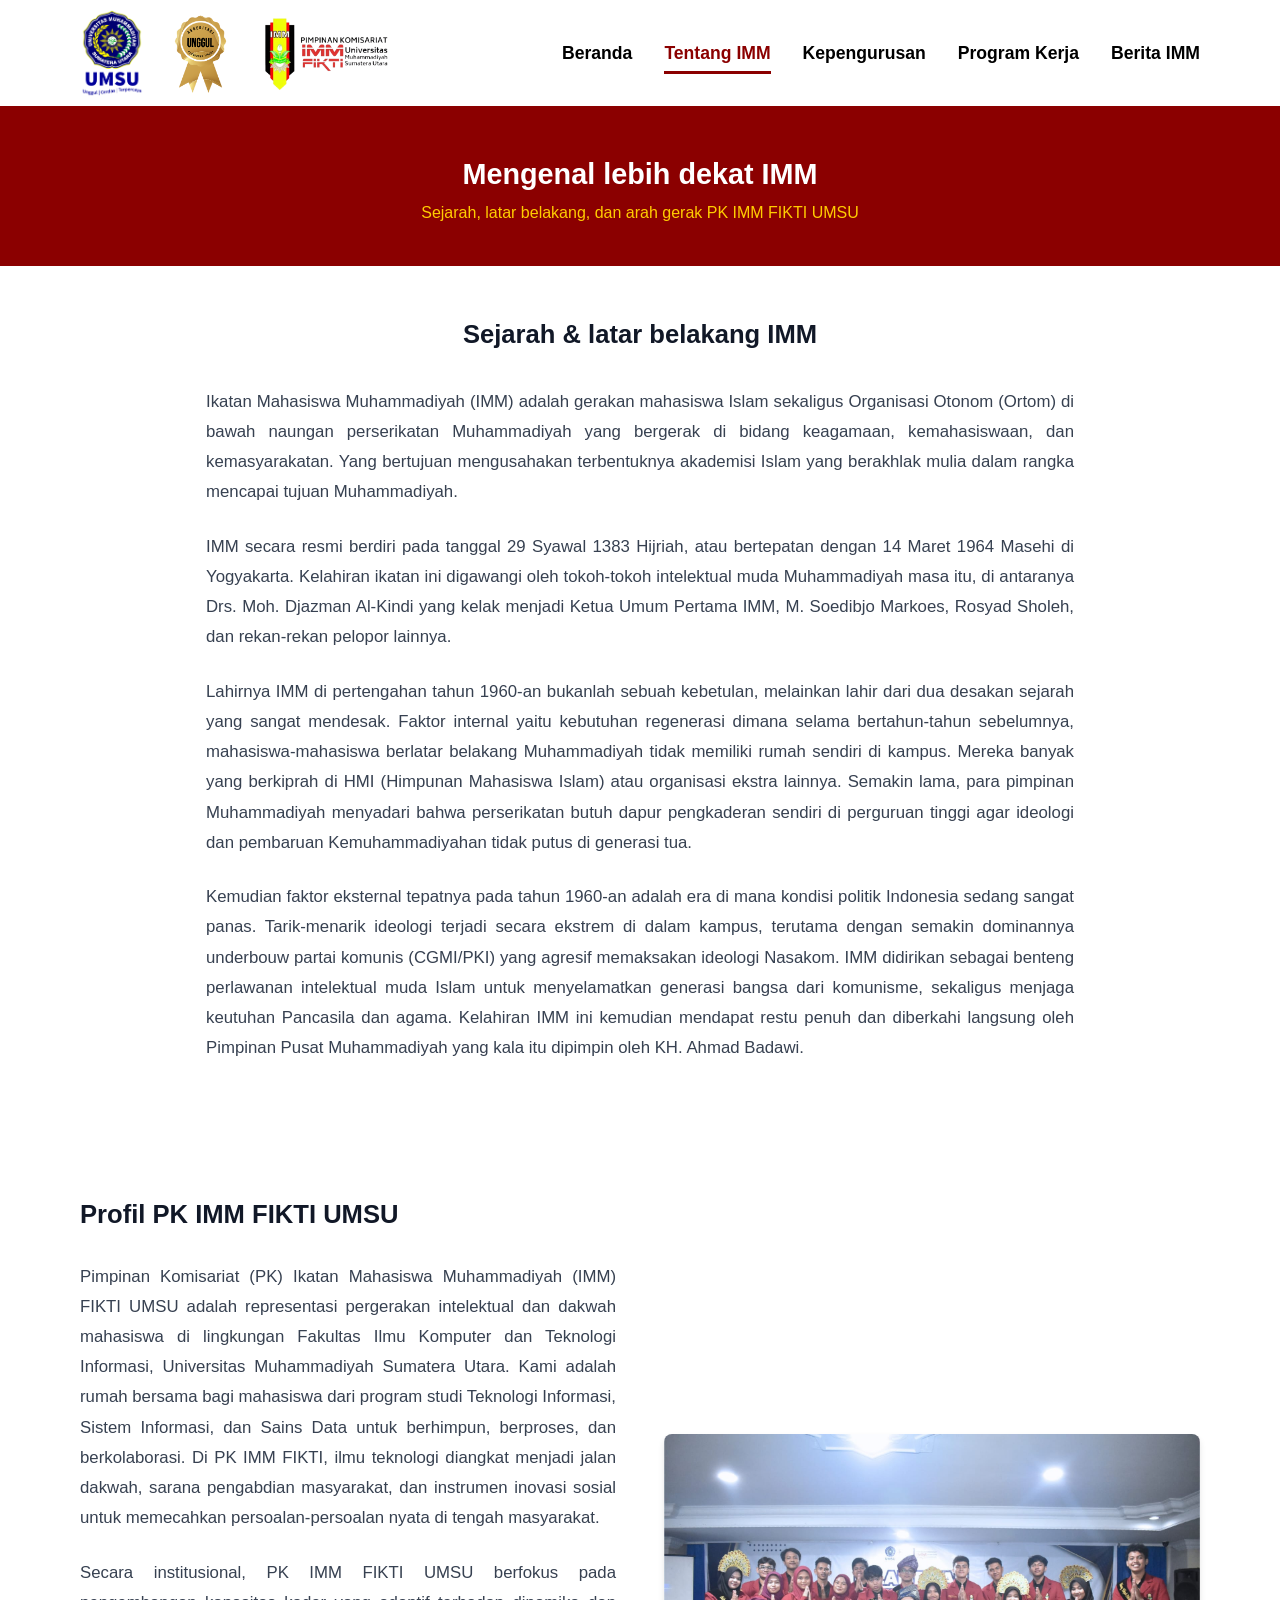
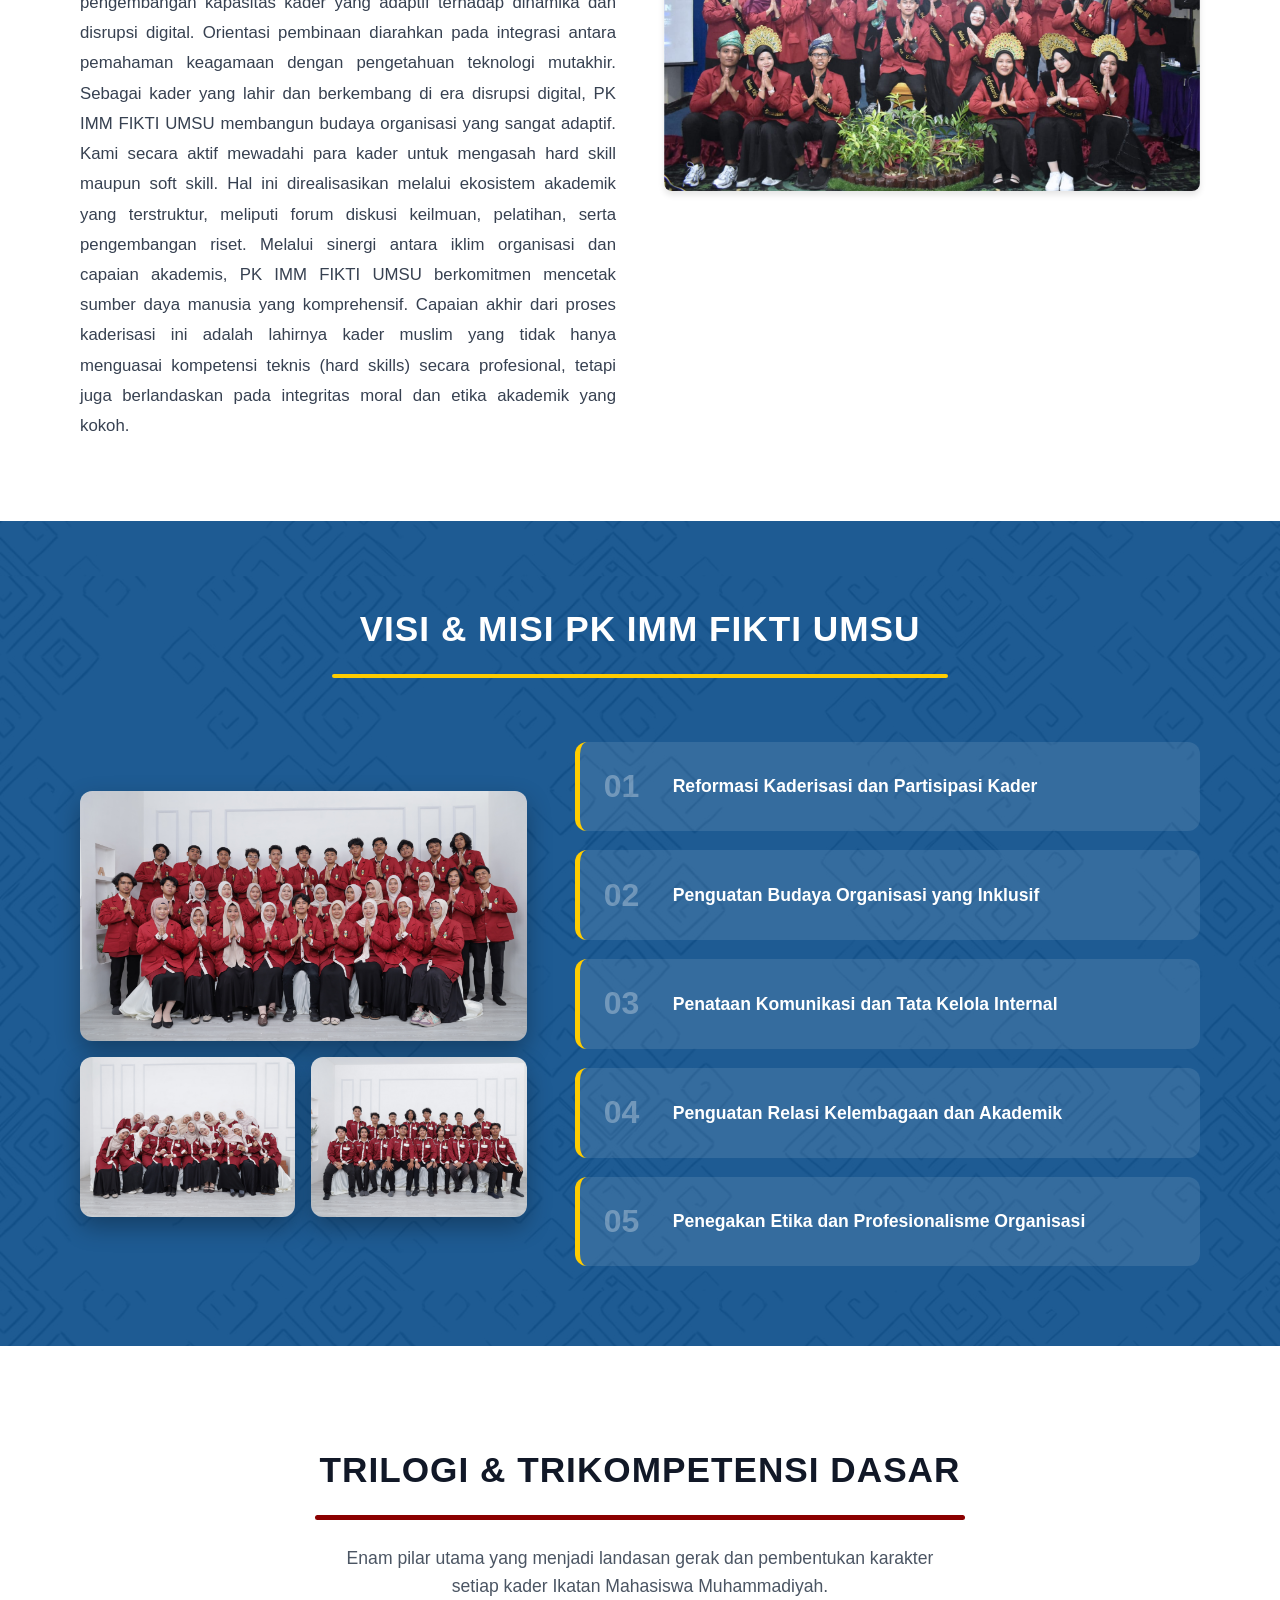
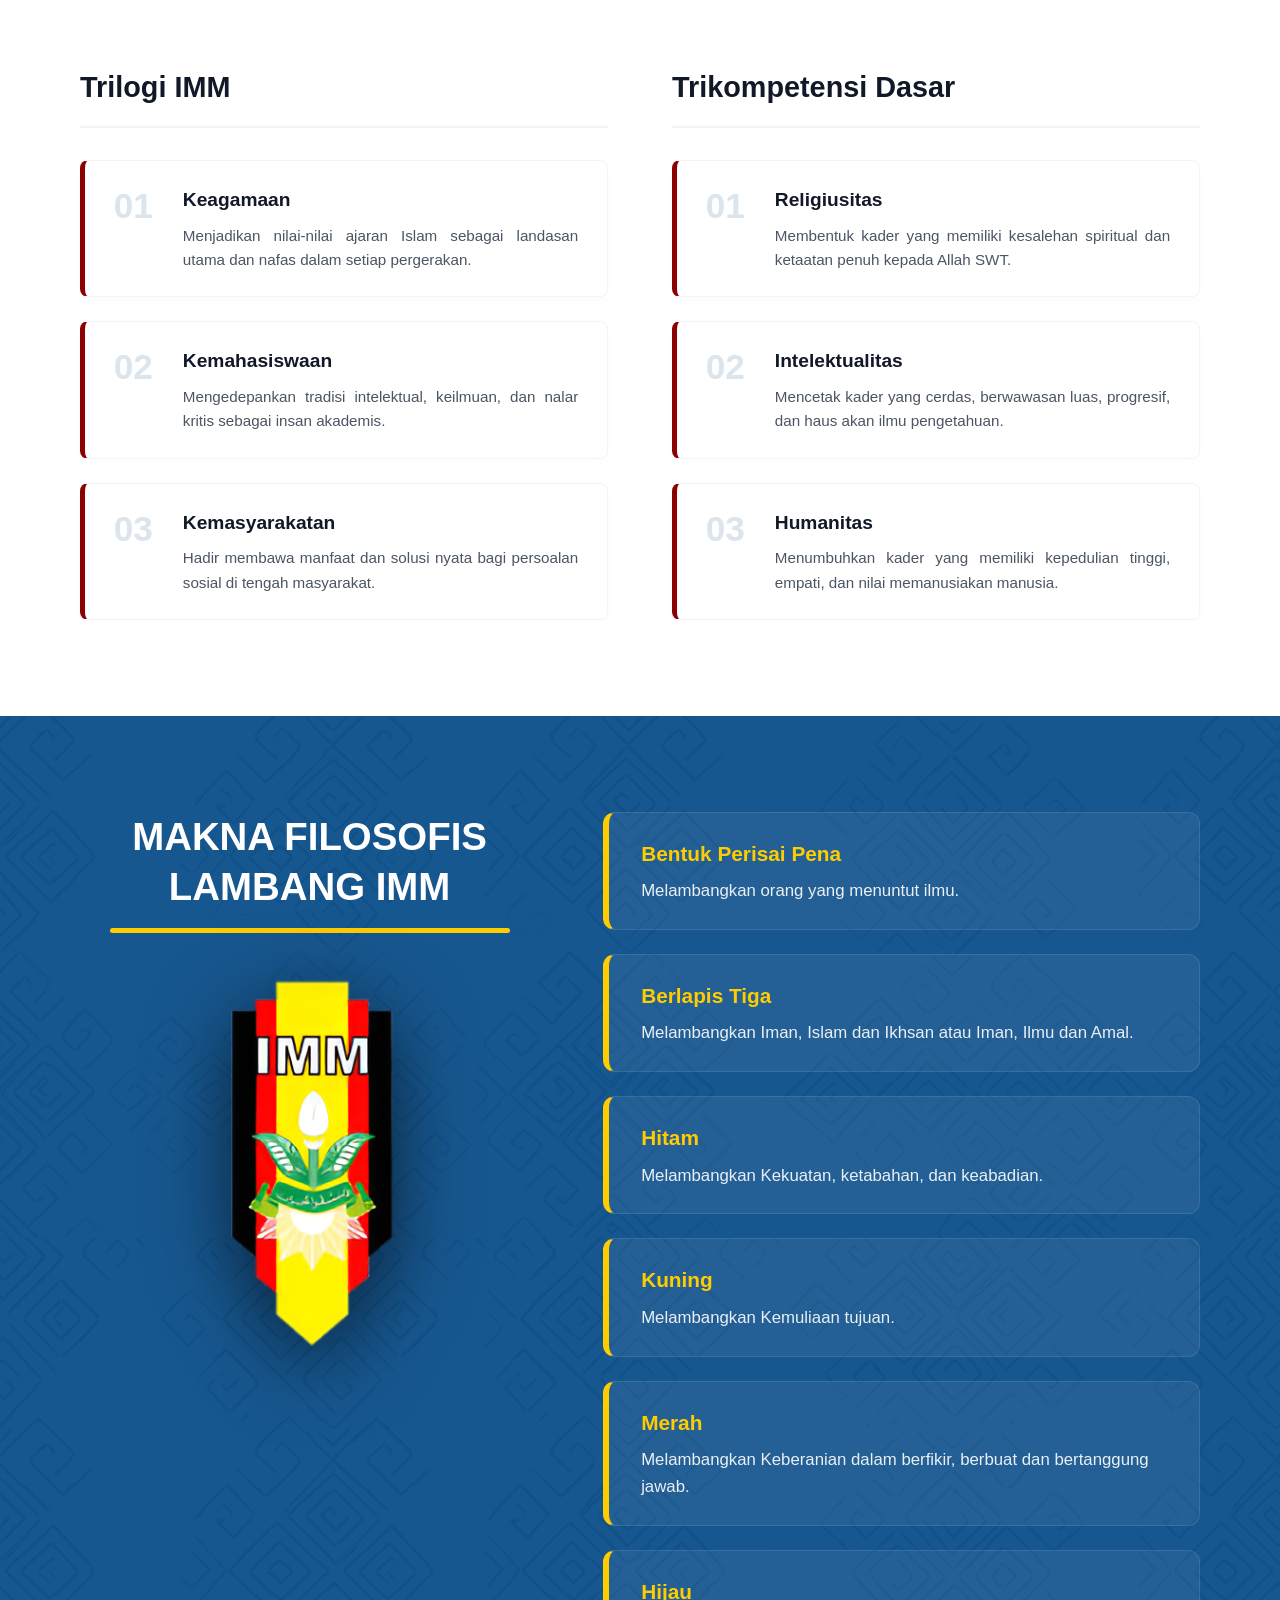
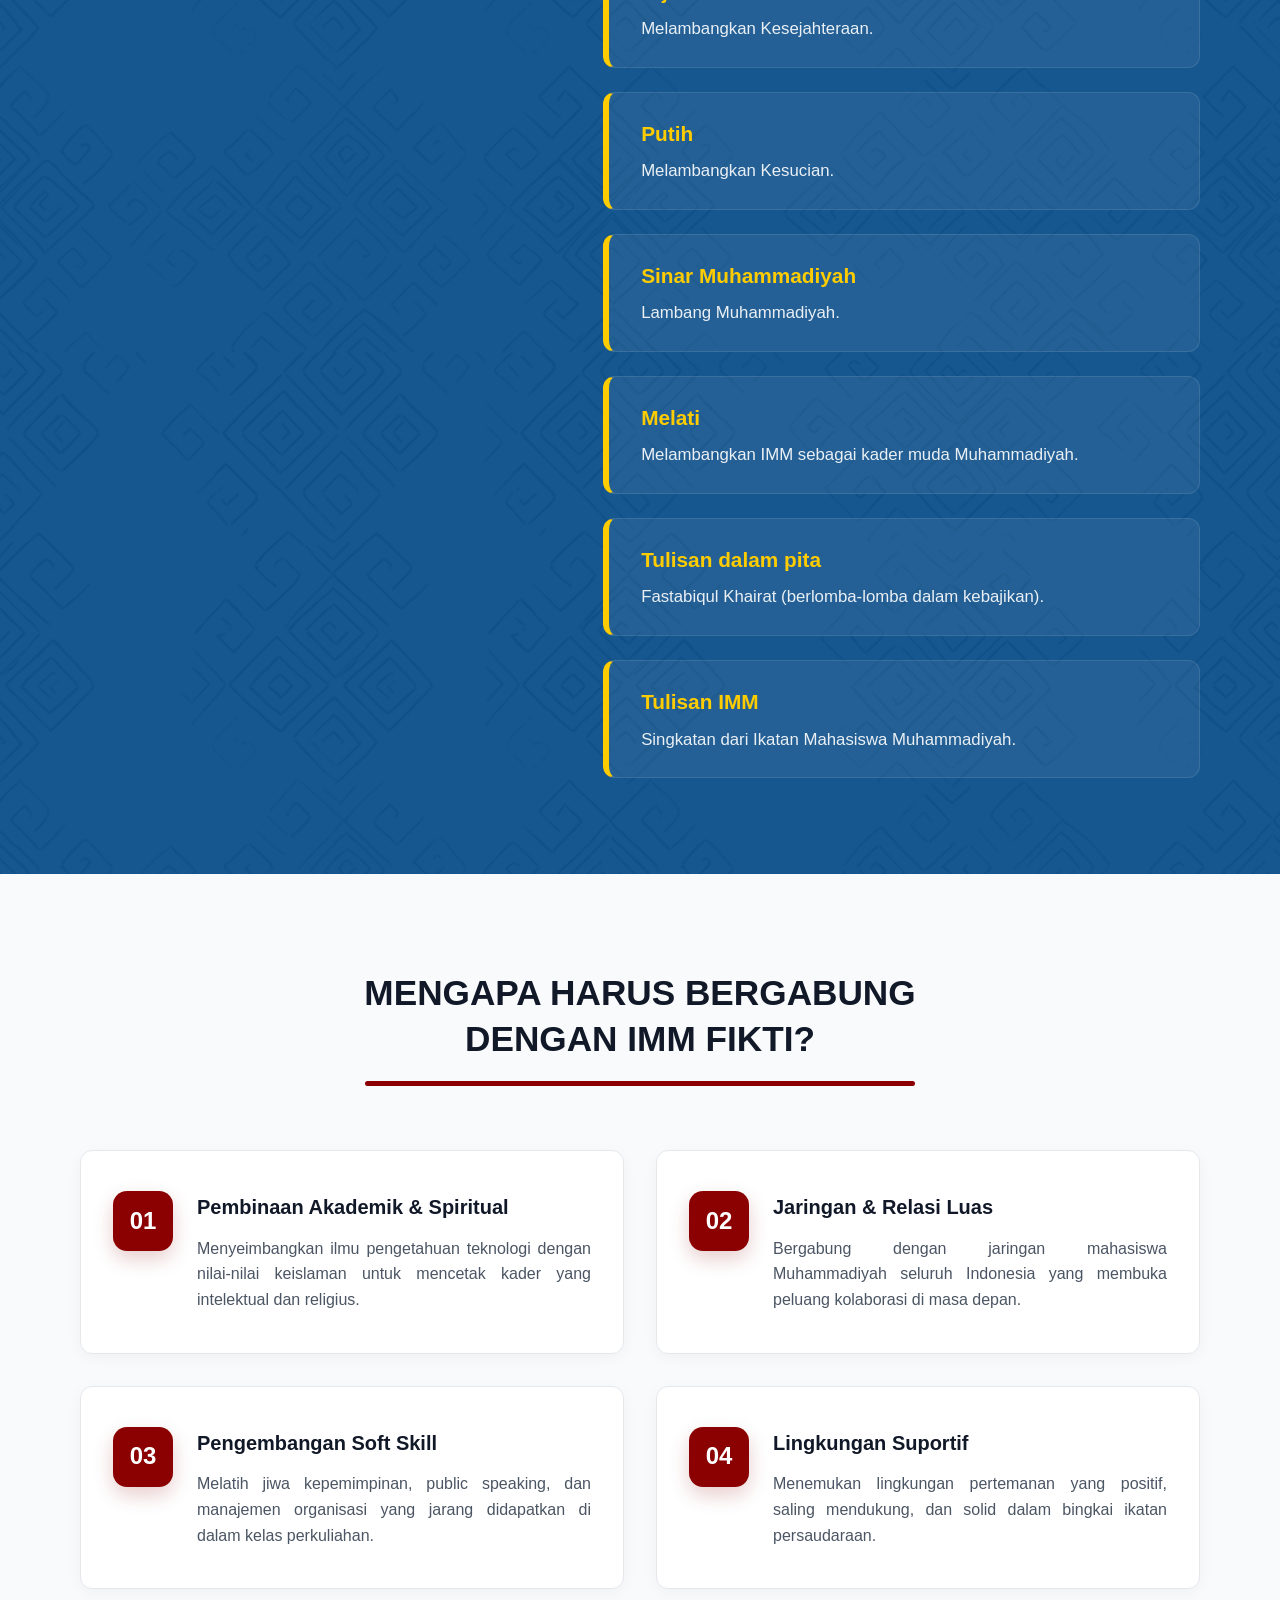
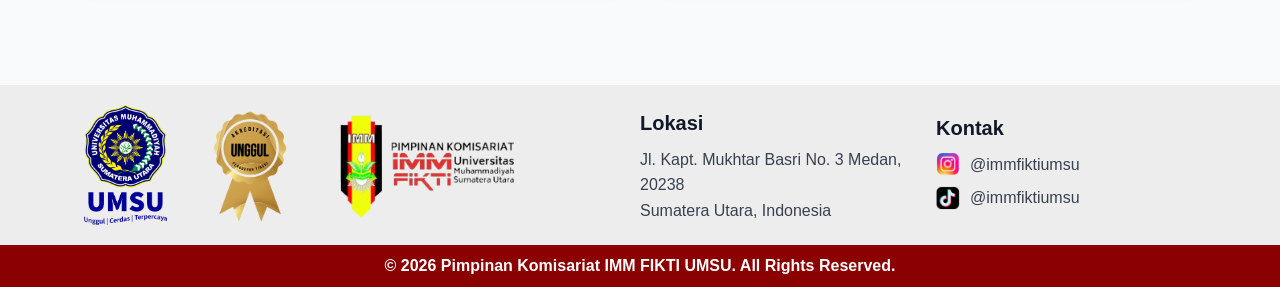
<file: tentang.html>
<!DOCTYPE html>
<html lang="id">
<head>
    <meta charset="UTF-8">
    <meta name="viewport" content="width=device-width, initial-scale=1.0">
    <title>Tentang IMM - PK IMM FIKTI UMSU</title>
    <link rel="stylesheet" href="style.css">
    <link rel="preconnect" href="https://fonts.googleapis.com">
    <link rel="preconnect" href="https://fonts.gstatic.com" crossorigin>
    <link href="https://fonts.googleapis.com/css2?family=Inter:wght@400;500;600&family=Poppins:wght@500;600;700;800&display=swap" rel="stylesheet">
</head>
<body>

    <!-- NAVBAR SECTION -->
    <nav class="navbar-new" style="position: relative; z-index: 999; background-color: #ffffff;">
        <!-- Tambahkan style position relative di baris bawah ini -->
        <div class="container nav-wrapper" style="position: relative;"> 
            <div class="brand-logo">
                <img src="assets/logo-umsu.png" alt="Logo UMSU" class="logo-kampus">
                <img src="assets/logo-unggul.png" alt="Logo Akreditasi Unggul" class="logo-unggul">
                <img src="assets/logo-imm.png" alt="PK IMM FIKTI UMSU" class="logo-imm">
            </div>
            
            <!-- INI TOMBOL HAMBURGER-NYA (Garis Tiga) -->
            <button class="hamburger" id="hamburger-menu">&#9776;</button>
            
            <ul class="nav-menu">
                <!-- Hapus 'active' dari Beranda -->
                <li><a href="index.html" class="nav-link">Beranda</a></li>
                <!-- Pindahkan 'active' ke Tentang IMM -->
                <li><a href="tentang.html" class="nav-link active">Tentang IMM</a></li>
                <li><a href="pengurus.html" class="nav-link">Kepengurusan</a></li>
                <li><a href="proker.html" class="nav-link">Program Kerja</a></li>
                <li><a href="berita.html" class="nav-link">Berita IMM</a></li>
            </ul>
        </div>
    </nav>
    <div class="navbar-divider"></div>

    <!-- PAGE HEADER (MERAH) -->
    <header class="page-header text-center" style="padding: 2.5rem 0;">
        <div class="container">
            <h1 class="page-title" style="font-size: 1.8rem; margin-bottom: 0.2rem;">Mengenal lebih dekat IMM</h1>
            <p class="page-subtitle" style="font-size: 1rem;">Sejarah, latar belakang, dan arah gerak PK IMM FIKTI UMSU</p>
        </div>
    </header>

    <!-- MAIN CONTENT: SEJARAH IMM -->
    <section class="container" style="padding: 3rem 1rem 6rem 1rem; max-width: 900px; margin: 0 auto;">
        
        <h2 class="text-center" style="margin-bottom: 2rem; font-size: 1.6rem; color: #111827;">Sejarah & latar belakang IMM</h2>
        
        <div class="about-text" style="text-align: justify; color: #374151; font-size: 1.05rem; display: flex; flex-direction: column; gap: 1.5rem;">
            
            <p>Ikatan Mahasiswa Muhammadiyah (IMM) adalah gerakan mahasiswa Islam sekaligus Organisasi Otonom (Ortom) di bawah naungan perserikatan Muhammadiyah yang bergerak di bidang keagamaan, kemahasiswaan, dan kemasyarakatan. Yang bertujuan mengusahakan terbentuknya akademisi Islam yang berakhlak mulia dalam rangka mencapai tujuan Muhammadiyah.</p>

            <p>IMM secara resmi berdiri pada tanggal 29 Syawal 1383 Hijriah, atau bertepatan dengan 14 Maret 1964 Masehi di Yogyakarta. Kelahiran ikatan ini digawangi oleh tokoh-tokoh intelektual muda Muhammadiyah masa itu, di antaranya Drs. Moh. Djazman Al-Kindi yang kelak menjadi Ketua Umum Pertama IMM, M. Soedibjo Markoes, Rosyad Sholeh, dan rekan-rekan pelopor lainnya.</p>

            <p>Lahirnya IMM di pertengahan tahun 1960-an bukanlah sebuah kebetulan, melainkan lahir dari dua desakan sejarah yang sangat mendesak. Faktor internal yaitu kebutuhan regenerasi dimana selama bertahun-tahun sebelumnya, mahasiswa-mahasiswa berlatar belakang Muhammadiyah tidak memiliki rumah sendiri di kampus. Mereka banyak yang berkiprah di HMI (Himpunan Mahasiswa Islam) atau organisasi ekstra lainnya. Semakin lama, para pimpinan Muhammadiyah menyadari bahwa perserikatan butuh dapur pengkaderan sendiri di perguruan tinggi agar ideologi dan pembaruan Kemuhammadiyahan tidak putus di generasi tua.</p>

            <p>Kemudian faktor eksternal tepatnya pada tahun 1960-an adalah era di mana kondisi politik Indonesia sedang sangat panas. Tarik-menarik ideologi terjadi secara ekstrem di dalam kampus, terutama dengan semakin dominannya underbouw partai komunis (CGMI/PKI) yang agresif memaksakan ideologi Nasakom. IMM didirikan sebagai benteng perlawanan intelektual muda Islam untuk menyelamatkan generasi bangsa dari komunisme, sekaligus menjaga keutuhan Pancasila dan agama. Kelahiran IMM ini kemudian mendapat restu penuh dan diberkahi langsung oleh Pimpinan Pusat Muhammadiyah yang kala itu dipimpin oleh KH. Ahmad Badawi.</p>
            
        </div>

    </section>
    <!-- ========================================== -->
    <!-- PROFIL PK IMM FIKTI UMSU -->
    <!-- ========================================== -->
    <section class="container" style="padding: 2rem 1rem 5rem 1rem;">
        <div class="grid about-grid" style="align-items: center; gap: 3rem;">
            
            <!-- Kolom Teks -->
            <div class="about-text" style="text-align: justify; color: #374151; font-size: 1.05rem;">
                <h2 style="font-size: 1.6rem; color: #111827; margin-bottom: 1.5rem;">Profil PK IMM FIKTI UMSU</h2>
                <p style="margin-bottom: 1.5rem;">Pimpinan Komisariat (PK) Ikatan Mahasiswa Muhammadiyah (IMM) FIKTI UMSU adalah representasi pergerakan intelektual dan dakwah mahasiswa di lingkungan Fakultas Ilmu Komputer dan Teknologi Informasi, Universitas Muhammadiyah Sumatera Utara. Kami adalah rumah bersama bagi mahasiswa dari program studi Teknologi Informasi, Sistem Informasi, dan Sains Data untuk berhimpun, berproses, dan berkolaborasi. Di PK IMM FIKTI, ilmu teknologi diangkat menjadi jalan dakwah, sarana pengabdian masyarakat, dan instrumen inovasi sosial untuk memecahkan persoalan-persoalan nyata di tengah masyarakat.</p>
                <p>Secara institusional, PK IMM FIKTI UMSU berfokus pada pengembangan kapasitas kader yang adaptif terhadap dinamika dan disrupsi digital. Orientasi pembinaan diarahkan pada integrasi antara pemahaman keagamaan dengan pengetahuan teknologi mutakhir. Sebagai kader yang lahir dan berkembang di era disrupsi digital, PK IMM FIKTI UMSU membangun budaya organisasi yang sangat adaptif. Kami secara aktif mewadahi para kader untuk mengasah hard skill maupun soft skill. Hal ini direalisasikan melalui ekosistem akademik yang terstruktur, meliputi forum diskusi keilmuan, pelatihan, serta pengembangan riset. Melalui sinergi antara iklim organisasi dan capaian akademis, PK IMM FIKTI UMSU berkomitmen mencetak sumber daya manusia yang komprehensif. Capaian akhir dari proses kaderisasi ini adalah lahirnya kader muslim yang tidak hanya menguasai kompetensi teknis (hard skills) secara profesional, tetapi juga berlandaskan pada integritas moral dan etika akademik yang kokoh.</p>
            </div>

            <!-- Kolom Foto -->
            <div class="about-img">
                <img src="assets/foto-1.jpeg" alt="Profil IMM FIKTI" style="width: 100%; border-radius: 0.5rem; object-fit: cover; box-shadow: 0 4px 6px rgba(0,0,0,0.1);">
            </div>

        </div>
    </section>

    <!-- VISI MISI SECTION -->
<section class="bg-gabungan">
    <!-- Overlay Biru IMM -->
    <div class="visi-misi-section">
        <div class="container">
            
            <!-- Judul Visi Misi -->
            <div class="visi-misi-header">
                <h2>Visi & Misi PK IMM FIKTI UMSU</h2>
                <div class="accent-line"></div>
            </div>

            <div class="visi-misi-grid">
                <!-- Kiri: Galeri Foto Modern -->
                <div class="visi-misi-gallery">
                    <!-- Foto Besar Atas -->
                    <img src="assets/foto-1.JPG" alt="Kegiatan IMM 1" class="img-large">
                    <!-- Foto Kecil Kiri Bawah -->
                    <img src="assets/foto-2.JPG" alt="Kegiatan IMM 2" class="img-small">
                    <!-- Foto Kecil Kanan Bawah -->
                    <img src="assets/foto-3.JPG" alt="Kegiatan IMM 3" class="img-small">
                </div>

                <!-- Kanan: Daftar Misi Elegan -->
                <div class="misi-list">
                    <div class="misi-item">
                        <div class="misi-number">01</div>
                        <div class="misi-text">Reformasi Kaderisasi dan Partisipasi Kader</div>
                    </div>
                    <div class="misi-item">
                        <div class="misi-number">02</div>
                        <div class="misi-text">Penguatan Budaya Organisasi yang Inklusif</div>
                    </div>
                    <div class="misi-item">
                        <div class="misi-number">03</div>
                        <div class="misi-text">Penataan Komunikasi dan Tata Kelola Internal</div>
                    </div>
                    <div class="misi-item">
                        <div class="misi-number">04</div>
                        <div class="misi-text">Penguatan Relasi Kelembagaan dan Akademik</div>
                    </div>
                    <div class="misi-item">
                        <div class="misi-number">05</div>
                        <div class="misi-text">Penegakan Etika dan Profesionalisme Organisasi</div>
                    </div>
                </div>
            </div>

        </div>
    </div>
</section>

<!-- TRILOGI & TRIKOMPETENSI SECTION -->
<section class="filosofi-imm-section">
    <div class="container">
        
        <div class="filosofi-header">
            <h2>Trilogi & Trikompetensi Dasar</h2>
            <div class="accent-line-yellow"></div>
            <p class="filosofi-subtitle">Enam pilar utama yang menjadi landasan gerak dan pembentukan karakter setiap kader Ikatan Mahasiswa Muhammadiyah.</p>
        </div>

        <div class="filosofi-grid">
            
            <!-- KIRI: BLOK TRILOGI -->
            <div class="filosofi-column">
                <div class="column-header">
                    <h3>Trilogi IMM</h3>
                </div>
                <div class="filosofi-list">
                    <div class="f-card-light">
                        <div class="f-number">01</div>
                        <div class="f-content">
                            <h4>Keagamaan</h4>
                            <p>Menjadikan nilai-nilai ajaran Islam sebagai landasan utama dan nafas dalam setiap pergerakan.</p>
                        </div>
                    </div>
                    <div class="f-card-light">
                        <div class="f-number">02</div>
                        <div class="f-content">
                            <h4>Kemahasiswaan</h4>
                            <p>Mengedepankan tradisi intelektual, keilmuan, dan nalar kritis sebagai insan akademis.</p>
                        </div>
                    </div>
                    <div class="f-card-light">
                        <div class="f-number">03</div>
                        <div class="f-content">
                            <h4>Kemasyarakatan</h4>
                            <p>Hadir membawa manfaat dan solusi nyata bagi persoalan sosial di tengah masyarakat.</p>
                        </div>
                    </div>
                </div>
            </div>

            <!-- KANAN: BLOK TRIKOMPETENSI -->
            <div class="filosofi-column">
                <div class="column-header">
                    <h3>Trikompetensi Dasar</h3>
                </div>
                <div class="filosofi-list">
                    <div class="f-card-light">
                        <div class="f-number">01</div>
                        <div class="f-content">
                            <h4>Religiusitas</h4>
                            <p>Membentuk kader yang memiliki kesalehan spiritual dan ketaatan penuh kepada Allah SWT.</p>
                        </div>
                    </div>
                    <div class="f-card-light">
                        <div class="f-number">02</div>
                        <div class="f-content">
                            <h4>Intelektualitas</h4>
                            <p>Mencetak kader yang cerdas, berwawasan luas, progresif, dan haus akan ilmu pengetahuan.</p>
                        </div>
                    </div>
                    <div class="f-card-light">
                        <div class="f-number">03</div>
                        <div class="f-content">
                            <h4>Humanitas</h4>
                            <p>Menumbuhkan kader yang memiliki kepedulian tinggi, empati, dan nilai memanusiakan manusia.</p>
                        </div>
                    </div>
                </div>
            </div>

        </div>
    </div>
</section>

    <!-- MAKNA LAMBANG SECTION -->
<section class="bg-gabungan">
    <!-- Overlay Biru Transparan -->
    <div class="makna-lambang-section">
        <div class="container">
            <div class="makna-split-layout">
                
                <!-- Kiri: Sticky Header & Logo Raksasa -->
                <div class="makna-kiri-sticky">
                    <div class="makna-header-kiri">
                        <h2>Makna Filosofis<br>Lambang IMM</h2>
                        <div class="accent-line"></div>
                    </div>
                    <img src="tentang/logo_imm.png" alt="Lambang IMM" class="makna-logo-giant">
                </div>

                <!-- Kanan: Scrollable Cards -->
                <div class="makna-kanan-scroll">
                    <div class="makna-card">
                        <h4 class="makna-title">Bentuk Perisai Pena</h4>
                        <p class="makna-desc">Melambangkan orang yang menuntut ilmu.</p>
                    </div>
                    <div class="makna-card">
                        <h4 class="makna-title">Berlapis Tiga</h4>
                        <p class="makna-desc">Melambangkan Iman, Islam dan Ikhsan atau Iman, Ilmu dan Amal.</p>
                    </div>
                    <div class="makna-card">
                        <h4 class="makna-title">Hitam</h4>
                        <p class="makna-desc">Melambangkan Kekuatan, ketabahan, dan keabadian.</p>
                    </div>
                    <div class="makna-card">
                        <h4 class="makna-title">Kuning</h4>
                        <p class="makna-desc">Melambangkan Kemuliaan tujuan.</p>
                    </div>
                    <div class="makna-card">
                        <h4 class="makna-title">Merah</h4>
                        <p class="makna-desc">Melambangkan Keberanian dalam berfikir, berbuat dan bertanggung jawab.</p>
                    </div>
                    <div class="makna-card">
                        <h4 class="makna-title">Hijau</h4>
                        <p class="makna-desc">Melambangkan Kesejahteraan.</p>
                    </div>
                    <div class="makna-card">
                        <h4 class="makna-title">Putih</h4>
                        <p class="makna-desc">Melambangkan Kesucian.</p>
                    </div>
                    <div class="makna-card">
                        <h4 class="makna-title">Sinar Muhammadiyah</h4>
                        <p class="makna-desc">Lambang Muhammadiyah.</p>
                    </div>
                    <div class="makna-card">
                        <h4 class="makna-title">Melati</h4>
                        <p class="makna-desc">Melambangkan IMM sebagai kader muda Muhammadiyah.</p>
                    </div>
                    <div class="makna-card">
                        <h4 class="makna-title">Tulisan dalam pita</h4>
                        <p class="makna-desc">Fastabiqul Khairat (berlomba-lomba dalam kebajikan).</p>
                    </div>
                    <div class="makna-card">
                        <h4 class="makna-title">Tulisan IMM</h4>
                        <p class="makna-desc">Singkatan dari Ikatan Mahasiswa Muhammadiyah.</p>
                    </div>
                </div>

            </div>
        </div>
    </div>
</section>

    <!-- MENGAPA BERGABUNG SECTION -->
<section class="alasan-section">
    <div class="container">
        
        <!-- Judul Section -->
        <div class="alasan-header">
            <h2>Mengapa Harus Bergabung<br>dengan IMM FIKTI?</h2>
            <div class="accent-line"></div>
        </div>

        <!-- Grid Kartu Alasan -->
        <div class="alasan-grid-modern">
            
            <!-- Kartu 1 -->
            <div class="alasan-card-modern">
                <div class="alasan-icon-wrapper">
                    <span class="alasan-angka">01</span>
                </div>
                <div class="alasan-content">
                    <h3>Pembinaan Akademik & Spiritual</h3>
                    <p>Menyeimbangkan ilmu pengetahuan teknologi dengan nilai-nilai keislaman untuk mencetak kader yang intelektual dan religius.</p>
                </div>
            </div>

            <!-- Kartu 2 -->
            <div class="alasan-card-modern">
                <div class="alasan-icon-wrapper">
                    <span class="alasan-angka">02</span>
                </div>
                <div class="alasan-content">
                    <h3>Jaringan & Relasi Luas</h3>
                    <p>Bergabung dengan jaringan mahasiswa Muhammadiyah seluruh Indonesia yang membuka peluang kolaborasi di masa depan.</p>
                </div>
            </div>

            <!-- Kartu 3 -->
            <div class="alasan-card-modern">
                <div class="alasan-icon-wrapper">
                    <span class="alasan-angka">03</span>
                </div>
                <div class="alasan-content">
                    <h3>Pengembangan Soft Skill</h3>
                    <p>Melatih jiwa kepemimpinan, public speaking, dan manajemen organisasi yang jarang didapatkan di dalam kelas perkuliahan.</p>
                </div>
            </div>

            <!-- Kartu 4 -->
            <div class="alasan-card-modern">
                <div class="alasan-icon-wrapper">
                    <span class="alasan-angka">04</span>
                </div>
                <div class="alasan-content">
                    <h3>Lingkungan Suportif</h3>
                    <p>Menemukan lingkungan pertemanan yang positif, saling mendukung, dan solid dalam bingkai ikatan persaudaraan.</p>
                </div>
            </div>

        </div>
    </div>
</section>

    <!-- FOOTER LOKASI & KONTAK -->
    <footer class="main-footer">
        <div class="container footer-grid">
            <div class="footer-logos">
                <img src="assets/logo-umsu.png" alt="Logo UMSU">
                <img src="assets/logo-unggul.png" alt="Logo Unggul">
                <img src="assets/logo-imm.png" alt="Logo IMM">
            </div>
            
            <div class="footer-lokasi">
                <h3>Lokasi</h3>
                <p>Jl. Kapt. Mukhtar Basri No. 3 Medan, 20238<br>Sumatera Utara, Indonesia</p>
            </div>

            <div class="footer-kontak">
                <h3>Kontak</h3>
                <div class="kontak-item">
                    <img src="assets/logo-ig.png" alt="WhatsApp">
                    <span>@immfiktiumsu</span>
                </div>
                <div class="kontak-item">
                    <img src="assets/tiktok-logo.png" alt="Instagram">
                    <span>@immfiktiumsu</span>
                </div>
            </div>
        </div>
    </footer>

    <!-- FOOTER BOTTOM BAR -->
    <div class="footer-bottom">
        <div class="container">
            <p>&copy; 2026 Pimpinan Komisariat IMM FIKTI UMSU. All Rights Reserved.</p>
        </div>
    </div>

    <script src="script.js"></script>

</body>
</html>
</file>
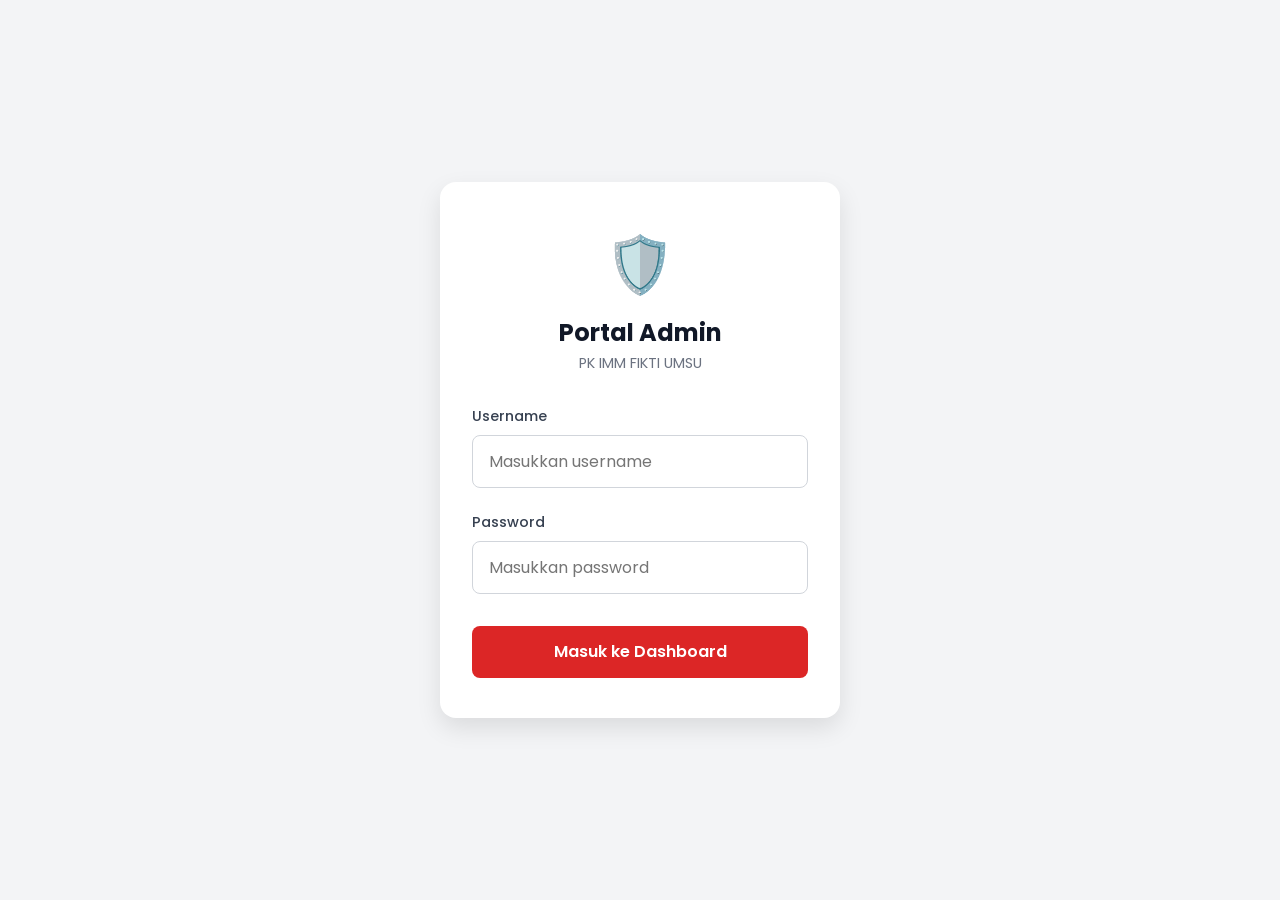
<file: templates/login.html>
<!DOCTYPE html>
<html lang="id">
<head>
    <meta charset="UTF-8">
    <meta name="viewport" content="width=device-width, initial-scale=1.0">
    <title>Login Admin - PK IMM FIKTI UMSU</title>
    <link href="https://fonts.googleapis.com/css2?family=Poppins:wght@400;500;600;700&display=swap" rel="stylesheet">
    <style>
        * {
            box-sizing: border-box;
            font-family: 'Poppins', sans-serif;
            margin: 0;
            padding: 0;
        }
        body {
            background-color: #f3f4f6;
            display: flex;
            justify-content: center;
            align-items: center;
            height: 100vh;
        }
        .login-container {
            background-color: #ffffff;
            padding: 2.5rem 2rem;
            border-radius: 1rem;
            box-shadow: 0 10px 25px rgba(0,0,0,0.1);
            width: 100%;
            max-width: 400px;
            text-align: center;
        }
        .logo-icon {
            font-size: 3.5rem;
            margin-bottom: 0.5rem;
        }
        .login-container h2 {
            color: #111827;
            margin-bottom: 0.2rem;
            font-size: 1.5rem;
            font-weight: 700;
        }
        .login-container p {
            color: #6b7280;
            margin-bottom: 2rem;
            font-size: 0.9rem;
        }
        .form-group {
            margin-bottom: 1.5rem;
            text-align: left;
        }
        .form-group label {
            display: block;
            margin-bottom: 0.5rem;
            color: #374151;
            font-size: 0.9rem;
            font-weight: 500;
        }
        .form-group input {
            width: 100%;
            padding: 0.8rem 1rem;
            border: 1px solid #d1d5db;
            border-radius: 0.5rem;
            outline: none;
            transition: all 0.3s;
            font-size: 1rem;
        }
        .form-group input:focus {
            border-color: #dc2626; 
            box-shadow: 0 0 0 3px rgba(220, 38, 38, 0.15);
        }
        .btn-login {
            width: 100%;
            padding: 0.85rem;
            background-color: #dc2626; 
            color: white;
            border: none;
            border-radius: 0.5rem;
            font-size: 1rem;
            font-weight: 600;
            cursor: pointer;
            transition: background-color 0.3s;
            margin-top: 0.5rem;
        }
        .btn-login:hover {
            background-color: #b91c1c;
        }
    </style>
</head>
<body>

    <div class="login-container">
        <div class="logo-icon">🛡️</div>
        <h2>Portal Admin</h2>
        <p>PK IMM FIKTI UMSU</p>

        <!-- Form ini akan mengirim data ke rute /login di app.py -->
        <form action="" method="POST">
            <div class="form-group">
                <label for="username">Username</label>
                <!-- Atribut name="username" ini wajib sama dengan yang di app.py -->
                <input type="text" id="username" name="username" placeholder="Masukkan username" required autocomplete="off">
            </div>
            
            <div class="form-group">
                <label for="password">Password</label>
                <!-- Atribut name="password" ini wajib sama dengan yang di app.py -->
                <input type="password" id="password" name="password" placeholder="Masukkan password" required>
            </div>

            <button type="submit" class="btn-login">Masuk ke Dashboard</button>
        </form>
    </div>

</body>
</html>
</file>
<file: style.css>
/* =========================================
   1. GLOBAL STYLES & RESET
============================================*/
* {
    margin: 0;
    padding: 0;
    box-sizing: border-box;
    font-family: 'Segoe UI', Tahoma, Geneva, Verdana, sans-serif;
}

body {
    background-color: #ffffff;
    color: #1f2937;
    line-height: 1.6;
}

.container {
    max-width: 1152px;
    margin: 0 auto;
    padding: 0 1rem;
}

.text-center {
    text-align: center;
}

.bg-light {
    background-color: #f9fafb;
}

/* =========================================
   2. BUTTONS (TOMBOL)
============================================ */
.btn {
    display: inline-block;
    padding: 0.75rem 2rem;
    border-radius: 0.25rem;
    font-weight: bold;
    text-decoration: none;
    transition: background-color 0.3s;
    cursor: pointer;
}

.btn-primary {
    background-color: #8B0000; 
    color: white;
}

.btn-primary:hover {
    background-color: #660000; 
}

/* =========================================
   3. NAVBAR (DESAIN BARU DENGAN 3 LOGO)
============================================ */
.navbar-new {
    background-color: #ffffff;
    padding: 0.5rem 0;
}

.nav-wrapper {
    display: flex;
    justify-content: space-between;
    align-items: center;
    flex-wrap: wrap; 
}

.brand-logo {
    display: flex;
    align-items: center;
    gap: 15px;
}

.brand-logo img {
    height: 90px; 
    width: auto;
    object-fit: contain;
}

.nav-menu {
    list-style: none;
    display: flex;
    gap: 2rem;
    margin-top: 1rem; 
}

@media (min-width: 768px) {
    .nav-menu {
        margin-top: 0; 
    }
}

.nav-link {
    text-decoration: none;
    color: #000000;
    font-weight: bold;
    font-size: 1.1rem;
    padding-bottom: 0.5rem;
    transition: color 0.3s;
}

.nav-link.active, .nav-link:hover {
    color: #8B0000; 
    border-bottom: 3px solid #8B0000; 
}

.navbar-divider {
    height: 5px;
    background-color: #8B0000;
    width: 100%;
}

/* =========================================
   4. HERO CAROUSEL SLIDER (DESKTOP: UKURAN KUNCI 82vh)
============================================ */
.hero-slider, #wadah-slider {
    width: 100%;
    position: relative;
    overflow: hidden;
    height: 82vh; /* KEMBALIKAN KE 82vh AGAR GARIS KUNING TERLIHAT */
    background-color: #f8fafc;
}

.slide-item {
    width: 100%;
    height: 100%; /* Pastikan item memenuhi 82vh */
    display: none; 
    position: absolute; 
    top: 0; left: 0;
    animation: fadeEffect 0.8s ease-in-out; 
}

.slide-item.aktif {
    display: block;
    position: relative; 
    z-index: 2;
}

.slide-item img {
    width: 100%;
    height: 100%; /* Paksa gambar memenuhi bingkai */
    object-fit: cover; /* POTONG RAPI GAMBAR YANG KEBESARAN */
    object-position: center;
    display: block;
    margin: 0;
}

/* Teks melayang di DALAM gambar untuk Desktop */
.slide-overlay {
    position: absolute;
    bottom: 0; left: 0; right: 0;
    padding: 6rem 2rem 2rem 2rem;
    background: linear-gradient(to top, rgba(0,0,0,0.9) 0%, rgba(0,0,0,0) 100%);
    color: white;
    text-align: center;
}

.slide-badge {
    background-color: #dc2626; 
    color: white;
    padding: 0.4rem 1.2rem;
    border-radius: 20px;
    font-size: 0.85rem;
    font-weight: 700;
    letter-spacing: 1px;
    display: inline-block;
    margin-bottom: 0.8rem;
}

.slide-overlay h2 {
    font-size: 2.2rem;
    margin: 0;
    font-weight: 800;
    text-shadow: 2px 2px 4px rgba(0,0,0,0.5);
}

.slider-btn {
    position: absolute;
    top: 50%;
    transform: translateY(-50%);
    background: rgba(255, 255, 255, 0.2);
    color: white;
    border: none;
    width: 50px; height: 50px;
    border-radius: 50%;
    font-size: 1.5rem;
    cursor: pointer;
    z-index: 10;
    transition: 0.3s;
    backdrop-filter: blur(4px);
}

.slider-btn:hover { background: #dc2626; }
.btn-kiri { left: 20px; }
.btn-kanan { right: 20px; }

/* Titik merah navigasi melayang di dalam gambar */
.slider-dots, #wadah-dots {
    position: absolute;
    bottom: 25px;
    left: 50%;
    transform: translateX(-50%);
    display: flex;
    gap: 12px;
    z-index: 10;
}

.dot {
    width: 12px; height: 12px;
    background: rgba(255, 255, 255, 0.4);
    border-radius: 50%;
    cursor: pointer;
    transition: 0.3s;
}

.dot.aktif { background: #dc2626; width: 30px; border-radius: 10px; }

@keyframes fadeEffect {
    from {opacity: 0;}
    to {opacity: 1;}
}

/* =========================================
   5. GENERAL SECTIONS & GRIDS
============================================ */
.section-title {
    font-size: 1.875rem;
    font-weight: bold;
    color: #1f2937;
    margin-bottom: 2.5rem;
}

.grid {
    display: grid;
    grid-template-columns: 1fr;
    gap: 2rem;
}

@media (min-width: 768px) {
    .grid {
        grid-template-columns: repeat(3, 1fr);
    }
}

.card {
    background-color: white;
    padding: 1.5rem;
    border-radius: 0.5rem;
    box-shadow: 0 1px 3px rgba(0,0,0,0.1);
    transition: box-shadow 0.3s;
}

.card:hover {
    box-shadow: 0 10px 15px -3px rgba(0,0,0,0.1);
}

/* =========================================
   6. HALAMAN TENTANG & PENGURUS (HEADER)
============================================*/
.page-header {
    background-color: #8B0000; 
    color: white;
    padding: 0.8rem 0;
    margin-bottom: 0rem;
}

.page-title {
    font-size: 2.5rem;
    font-weight: 800;
    margin-bottom: 0.5rem;
}

.page-subtitle {
    font-size: 1.1rem;
    color: #ffcc00; 
}

.pengurus-section {
    padding: 1rem 0;
}

/* =========================================
   7. STYLING KARTU PENGURUS
============================================ */
.grid-bph {
    display: grid;
    grid-template-columns: 1fr;
    max-width: 1100px;
    margin: 0 auto;
    align-items: center;
    gap: 2rem;
}

@media (min-width: 768px) {
    .grid-bph {
        grid-template-columns: repeat(4, 1fr);
    }
}

.bidang-group {
    margin-bottom: 4rem;
}

.bidang-title {
    text-align: center;
    color: #8B0000; 
    font-size: 1.5rem;
    font-weight: 800;
    margin-bottom: 0.8rem;
    padding-bottom: 0.5rem;
    border-bottom: 2px dashed #e5e7eb; 
}

.grid-bidang-members {
    display: grid;
    grid-template-columns: 1fr;
    justify-content: center;
    gap: 2rem;
}

@media (min-width: 768px) {
    .grid-bidang-members {
        grid-template-columns: repeat(4, 1fr);
    }
}

.pengurus-card {
    background-color: white;
    border-radius: 0.5rem;
    overflow: hidden;
    box-shadow: 0 4px 6px rgba(0,0,0,0.05);
    text-align: center;
    transition: transform 0.3s;
    border: 1px solid #e5e7eb;
}

.pengurus-card:hover {
    transform: translateY(-5px);
    box-shadow: 0 10px 15px rgba(0,0,0,0.1);
}

.pengurus-img {
    width: 100%;
    height: 220px;
    object-fit: cover; 
    object-position: top; 
}

.pengurus-info {
    padding: 0.8rem 0.5rem;
}

.pengurus-nama {
    font-size: 1.1rem;
    font-weight: bold;
    color: #1f2937;
    margin-bottom: 0.25rem;
}

.pengurus-jabatan {
    font-size: 0.85rem;
    color: #8B0000; 
    font-weight: 600;
}

.ketua-card {
    border: 2px solid #8B0000; 
    box-shadow: 0 10px 15px rgba(139, 0, 0, 0.1); 
}

/* =========================================
   8. STYLING HALAMAN TENTANG IMM
============================================ */
.about-grid {
    grid-template-columns: 1fr;
}

@media (min-width: 768px) {
    .about-grid {
        grid-template-columns: 1fr 1fr; 
    }
}

.about-text {
    line-height: 1.8;
}

.quote-box {
    background-color: #fef2f2;
    border-left: 4px solid #8B0000; 
    padding: 1.25rem 1.5rem;
    margin: 2rem 0;
    border-radius: 0 0.5rem 0.5rem 0;
}

/* =========================================
   9. TAGS & KOMPONEN BERITA
============================================ */
.tag {
    display: inline-block;
    padding: 0.25rem 0.75rem;
    border-radius: 9999px;
    font-size: 0.75rem;
    font-weight: bold;
    margin-bottom: 1rem;
    color: white;
}

.tag-rpk { background-color: #0284c7; }
.tag-umum { background-color: #8B0000; }
.tag-hikmah { background-color: #16a34a; }

/* =========================================
   10. FOOTER LAMA (BIARKAN)
============================================ */
.footer {
    background-color: #111827;
    color: white;
    padding: 2rem 0;
    text-align: center;
    font-size: 0.875rem;
    margin-top: 2rem;
}

/* =========================================
   11. SLOGAN BANNER (MERAH & KUNING)
============================================ */
.slogan-banner {
    background-color: #8B0000;
    color: white;
    text-align: center;
    font-weight: bold;
    font-size: 1.25rem;
    padding: 0.3rem 0;
    border-top: 10px solid #ffcc00;
    border-bottom: 10px solid #ffcc00;
    text-transform: uppercase;
}

/* =========================================
   12 & 13. BACKGROUND GABUNGAN & SECTIONS
============================================*/
.bg-gabungan {
    background-image: url('assets/bg-web.jpeg');
    background-size: 100% auto;
    background-position: center;
    background-attachment: scroll; 
    background-repeat: repeat;
}

/* Fokus Pergerakan */
.fokus-section {
    background-color: rgba(255, 255, 255, 0.92);
    padding: 4rem 0;
}

/* Program Kerja */
.proker-section {
    background-color: rgba(11, 78, 138, 0.90);
    padding: 4rem 0;
}

/* Styling Card Fokus */
.grid-fokus {
    display: grid;
    grid-template-columns: 1fr;
    gap: 2rem;
}

@media (min-width: 768px) {
    .grid-fokus {
        grid-template-columns: repeat(3, 1fr);
    }
}

.fokus-card {
    border: 4px solid #6b7280; 
    border-radius: 1.5rem;
    padding: 2.5rem 1.5rem;
    text-align: center;
    background-color: transparent;
    transition: transform 0.3s, background-color 0.3s;
}

.fokus-card:hover {
    transform: scale(1.05);
    background-color: white;
}

.fokus-card h3 {
    margin-bottom: 1rem;
    font-size: 1.4rem;
    color: #111827;
}

.fokus-card p {
    font-size: 1.1rem;
    color: #374151;
    line-height: 1.6;
}

/* Styling Header & Layout Proker / Berita */
.proker-header {
    display: flex;
    justify-content: center;
    align-items: center;
    position: relative;
    margin-bottom: 3rem;
}

.proker-title {
    color: white;
    text-transform: uppercase;
    font-weight: 800;
    font-size: 1.8rem;
}

.btn-outline-light {
    position: absolute;
    right: 0;
    border: 1px solid white;
    color: white;
    padding: 0.5rem 1.5rem;
    text-decoration: none;
    border-radius: 0.25rem;
    font-weight: bold;
    transition: background-color 0.3s, color 0.3s;
}

.btn-outline-light:hover {
    background-color: white;
    color: #0b4e8a;
}

@media (max-width: 768px) {
    .proker-header {
        flex-direction: column;
        gap: 1.5rem;
    }
    .btn-outline-light {
        position: static;
    }
}

.grid-proker {
    display: grid;
    grid-template-columns: 1fr;
    gap: 1.5rem;
}

@media (min-width: 768px) {
    .grid-proker {
        grid-template-columns: repeat(4, 1fr);
    }
}

.proker-card {
    background-color: transparent;
}

.proker-card img {
    width: 100%;
    height: 180px;
    object-fit: cover;
    border-radius: 0.25rem;
}

.proker-info {
    padding: 1rem 0;
}

.proker-desc {
    color: white;
    font-size: 0.95rem;
    font-weight: bold;
    margin-bottom: 0.5rem;
    line-height: 1.4;
}

.proker-date {
    color: #ffcc00;
    font-size: 0.8rem;
    font-weight: bold;
    text-transform: uppercase;
}

/* =========================================
   14. TENTANG IMM (SNIPPET)
============================================ */
.tentang-snippet {
    background-color: rgba(249, 250, 251, 0.92); 
    padding: 3rem 0;
}

.snippet-wrapper {
    display: flex;
    justify-content: space-between;
    align-items: center;
    gap: 2rem;
}

.snippet-text {
    flex: 1; 
}

.snippet-text h2 {
    margin-bottom: 0.5rem;
    color: #111827;
    font-size: 1.5rem;
}

.snippet-text p {
    color: #374151;
    text-align: justify;
    line-height: 1.6;
}

.btn-outline-dark {
    border: 1px solid #6b7280;
    color: #1f2937;
    padding: 0.5rem 1.5rem;
    text-decoration: none;
    border-radius: 0.25rem;
    font-weight: bold;
    transition: all 0.3s;
    white-space: nowrap; 
    background-color: white;
}

.btn-outline-dark:hover {
    background-color: #f3f4f6;
    border-color: #1f2937;
}

@media (max-width: 768px) {
    .snippet-wrapper {
        flex-direction: column;
        text-align: center;
    }
    .snippet-text p {
        text-align: center;
    }
}

/* =========================================
   15. BERITA IMM SECTION
============================================ */
.berita-section {
    background-color: rgba(11, 78, 138, 0.90); 
    padding: 4rem 0;
}

/* =========================================
   16. FOOTER (LOKASI & KONTAK)
============================================ */
.main-footer {
    background-color: rgba(236, 236, 236, 0.9); 
    padding: 1rem 0;
}
.footer-grid {
    display: grid;
    grid-template-columns: 1fr;
    gap: 2rem;
    align-items: center;
}

@media (min-width: 768px) {
    .footer-grid {
        grid-template-columns: 2fr 1fr 1fr; 
    }
}

.footer-logos {
    display: flex;
    align-items: center;
    gap: 20px; 
}

.footer-logos img {
    height: 128px; 
    object-fit: contain;
}

.main-footer h3 {
    font-size: 1.25rem;
    margin-bottom: 0.5rem;
    color: #111827;
}

.footer-lokasi p {
    color: #374151;
    line-height: 1.6;
}

.kontak-item {
    display: flex;
    align-items: center;
    gap: 10px;
    margin-bottom: 0.5rem;
}

.kontak-item img {
    width: 24px;
    height: 24px;
}

.kontak-item span {
    color: #374151;
    font-weight: 500;
}

/* =========================================
   17. BOTTOM FOOTER BAR (MERAH)
============================================ */
.footer-bottom {
    background-color: #8B0000; 
    color: white;
    text-align: center;
    padding: 0.5rem 0; 
    font-weight: bold;
    font-size: 1rem;
    position: relative;
    z-index: 3; 
}

/* =========================================
   18. KARTU NILAI (TRILOGI & TRI KOMPETENSI)
============================================ */
.nilai-card {
    border: 3px solid #111827; 
    border-radius: 1rem;
    padding: 2rem 1.5rem;
    background-color: white;
    transition: transform 0.3s, box-shadow 0.3s;
}

.nilai-card:hover {
    transform: translateY(-5px);
    box-shadow: 0 10px 15px rgba(0,0,0,0.1);
}

.nilai-card h3 {
    font-size: 1.3rem;
    color: #111827;
    margin-bottom: 1rem;
}

.nilai-card p {
    font-size: 1.05rem;
    color: #374151;
    line-height: 1.6;
    text-align: justify;
}

/* =========================================
   19. MAKNA FILOSOFI & ALASAN BERGABUNG
============================================ */
.grid-filosofi {
    display: grid;
    grid-template-columns: 1fr;
    gap: 2rem;
}

@media (min-width: 768px) {
    .grid-filosofi {
        grid-template-columns: 1fr 2fr; 
    }
}

.alasan-card {
    display: flex;
    background-color: #ffffff;
    border-radius: 0.5rem;
    box-shadow: 0 4px 6px rgba(0,0,0,0.05);
    padding: 1.5rem;
    gap: 1.5rem;
    border: 1px solid #f3f4f6;
    align-items: flex-start;
    transition: box-shadow 0.3s;
}

.alasan-card:hover {
    box-shadow: 0 10px 15px rgba(0,0,0,0.1);
}

.alasan-number {
    background-color: #5c8ae6; 
    color: white;
    font-size: 1.5rem;
    font-weight: bold;
    min-width: 45px;
    height: 45px;
    display: flex;
    align-items: center;
    justify-content: center;
    border-radius: 0.25rem;
}

.alasan-text h3 {
    font-size: 1.2rem;
    color: #111827;
    margin-bottom: 0.5rem;
}

.alasan-text p {
    font-size: 1rem;
    color: #374151;
    line-height: 1.6;
    text-align: justify;
}

@media (max-width: 768px) {
    .alasan-card {
        flex-direction: column;
        gap: 1rem;
    }
}

/* =========================================
   20. PERIODE SEBELUMNYA (KOTAK BAWAH)
============================================ */
.grid-periode {
    display: grid;
    grid-template-columns: 1fr;
    gap: 2rem;
    max-width: 900px;
    margin: 0 auto;
    padding-bottom: 2rem;
}

@media (min-width: 768px) {
    .grid-periode {
        grid-template-columns: 1fr 1fr;
    }
}

.periode-card {
    border: 3px solid #111827; 
    border-radius: 1.5rem; 
    padding: 2.5rem 1rem;
    text-align: center;
    background-color: white;
    transition: transform 0.3s, box-shadow 0.3s;
}

.periode-card:hover {
    transform: translateY(-5px);
    box-shadow: 0 10px 15px rgba(0,0,0,0.1);
}

.periode-title {
    color: #8B0000; 
    font-weight: 900;
    font-size: 1.4rem;
    margin-bottom: 0.5rem;
}

.periode-desc {
    color: #111827;
    font-size: 1.2rem;
    margin-bottom: 0.5rem;
    line-height: 1.5;
}

.periode-link {
    color: #0284c7; 
    text-decoration: none;
    font-size: 1.15rem;
    transition: color 0.3s;
}

.periode-link:hover {
    color: #0369a1;
    text-decoration: underline;
}

/* =========================================
   21. HALAMAN PROGRAM KERJA & BERITA
============================================ */
.hero-grid-proker {
    display: grid;
    grid-template-columns: 1fr;
    gap: 1rem;
    margin-top: 1rem;
}

@media (min-width: 992px) {
    .hero-grid-proker {
        grid-template-columns: 1fr 1fr; 
        padding: 0 1.5rem;
    }
}

.hero-right-grid {
    display: grid;
    grid-template-columns: 1fr 1fr;
    grid-template-rows: 1fr 1fr; 
    gap: 1rem;
    aspect-ratio: 1 / 1; 
}

.hero-item-proker {
    position: relative;
    overflow: hidden;
    border-radius: 0;
    width: 100%;
    height: 100%; 
}

.hero-item-proker.large { aspect-ratio: 1 / 1; }
.hero-item-proker.top-right { grid-column: 1 / 3; }

.hero-item-proker img {
    width: 100%;
    height: 100%;
    object-fit: cover;
    transition: transform 0.5s ease;
}

.hero-item-proker:hover img {
    transform: scale(1.05);
}

.hero-overlay {
    position: absolute;
    bottom: 0; left: 0; right: 0;
    padding: 1.5rem;
    background: linear-gradient(to top, rgba(0,0,0,0.85) 0%, rgba(0,0,0,0.4) 60%, transparent 100%);
    color: white;
}

.hero-item-proker.bottom-left .hero-overlay,
.hero-item-proker.bottom-right .hero-overlay {
    padding: 1rem; 
}

.proker-badge {
    background-color: #8B0000; 
    color: white;
    padding: 0.3rem 0.8rem;
    font-size: 0.9rem;
    font-weight: bold;
    display: inline-block;
    margin-bottom: 0.5rem;
    border-radius: 2px;
}

.small-badge {
    padding: 0.2rem 0.5rem;
    font-size: 0.75rem;
}

.hero-title {
    font-size: 1.3rem;
    font-weight: 700;
    line-height: 1.4;
    margin: 0;
}

.hero-title.small { font-size: 1.1rem; }
.hero-title.extra-small { font-size: 0.95rem; }

/* -------------------------------------
   Toolbar & Kolom Pencarian
---------------------------------------- */
.proker-toolbar {
    display: flex;
    flex-direction: column;
    justify-content: space-between;
    align-items: center;
    margin-top: 4rem;
    margin-bottom: 2rem;
    padding-bottom: 1.5rem;
    border-bottom: 2px solid #f3f4f6;
    gap: 1rem;
}

@media (min-width: 768px) {
    .proker-toolbar {
        flex-direction: row;
    }
}

.toolbar-title {
    font-size: 1.5rem;
    font-weight: bold;
    color: #111827;
}

.search-box {
    display: flex;
    width: 100%;
    max-width: 300px;
}

.search-box input {
    width: 100%;
    padding: 0.6rem 1rem;
    border: 1px solid #e5e7eb;
    border-right: none;
    outline: none;
    font-size: 0.9rem;
}

.search-box button {
    background-color: #8B0000; 
    border: none;
    padding: 0.6rem 1rem;
    cursor: pointer;
    transition: background-color 0.3s;
}

.search-box button:hover { background-color: #660000; }

/* -------------------------------------
   List Program Kerja / Berita (Bagian Bawah)
---------------------------------------- */
.proker-list-item {
    display: flex;
    flex-direction: column;
    gap: 2rem;
    margin-bottom: 2rem;
}

@media (min-width: 768px) {
    .proker-list-item {
        flex-direction: row;
        align-items: flex-start;
    }
}

.proker-list-img {
    position: relative;
    width: 100%;
    max-width: 400px;
    flex-shrink: 0;
}

.proker-list-img img {
    width: 100%;
    height: 250px;
    object-fit: cover;
}

.badge-absolute {
    position: absolute;
    top: 15px;
    left: 15px;
    z-index: 2;
}

.proker-list-content { flex: 1; }

.proker-list-content h3 {
    font-size: 1.4rem;
    color: #111827;
    margin-bottom: 0.5rem;
    line-height: 1.4;
}

.proker-meta {
    font-size: 0.9rem;
    color: #4b5563;
    margin-bottom: 1rem;
    display: flex;
    align-items: center;
    flex-wrap: wrap;
    gap: 0.5rem;
}

.meta-divider {
    color: #d1d5db;
    margin: 0 0.5rem;
}

.proker-list-content p {
    color: #374151;
    line-height: 1.6;
    margin-bottom: 1.5rem;
    text-align: justify;
}

.btn-read-more {
    display: inline-block;
    padding: 0.6rem 1.5rem;
    border: 1px solid #111827;
    color: #111827;
    text-decoration: none;
    font-weight: bold;
    font-size: 0.9rem;
    transition: all 0.3s;
    border-radius: 4px;
}

.btn-read-more:hover {
    background-color: #111827;
    color: white;
}

.proker-divider {
    border: none;
    border-top: 1px solid #e5e7eb;
    margin: 2rem 0;
}

/* =========================================
   DESAIN BARU: VISI & MISI SECTION
========================================= */
.visi-misi-section {
    background-color: rgba(11, 78, 138, 0.92); 
    padding: 5rem 0;
    color: white;
}

.visi-misi-header {
    text-align: center;
    margin-bottom: 4rem;
}

.visi-misi-header h2 {
    font-size: 2.2rem;
    font-weight: 800;
    text-transform: uppercase;
    letter-spacing: 1px;
    margin-bottom: 1rem;
    color: white;
}

.visi-misi-header .accent-line {
    width: 55%;
    height: 4px;
    background-color: #ffcc00; 
    margin: 0 auto;
    border-radius: 2px;
}

.visi-misi-grid {
    display: grid;
    grid-template-columns: 1fr;
    gap: 3rem;
    align-items: center;
}

@media (min-width: 992px) {
    .visi-misi-grid { grid-template-columns: 5fr 7fr; }
}

.visi-misi-gallery {
    display: grid;
    grid-template-columns: 1fr 1fr;
    gap: 1rem;
}

.visi-misi-gallery img {
    width: 100%;
    object-fit: cover;
    border-radius: 12px; 
    box-shadow: 0 10px 25px rgba(0,0,0,0.3);
    transition: transform 0.3s ease;
}

.visi-misi-gallery img:hover { transform: translateY(-5px); }

.img-large {
    grid-column: 1 / -1;
    height: 250px !important;
}

.img-small { height: 160px !important; }

.misi-list {
    display: flex;
    flex-direction: column;
    gap: 1.2rem;
}

.misi-item {
    display: flex;
    align-items: center;
    background-color: rgba(255, 255, 255, 0.1); 
    padding: 1.2rem 1.5rem;
    border-radius: 12px;
    border-left: 5px solid #ffcc00;
    transition: all 0.3s ease;
}

.misi-item:hover {
    background-color: rgba(255, 255, 255, 0.2);
    transform: translateX(10px); 
}

.misi-number {
    font-size: 2rem;
    font-weight: 800;
    color: rgba(255, 255, 255, 0.3); 
    margin-right: 1.5rem;
    min-width: 45px;
}

.misi-text {
    font-size: 1.1rem;
    font-weight: 600;
    line-height: 1.5;
    color: white;
}

/* =========================================
   DESAIN MAKNA LAMBANG 
========================================= */
.makna-lambang-section {
    background-color: rgba(11, 78, 138, 0.95); 
    padding: 6rem 0;
    color: white;
}

.makna-split-layout {
    display: grid;
    grid-template-columns: 1fr;
    gap: 4rem;
}

@media (min-width: 992px) {
    .makna-split-layout {
        grid-template-columns: 1fr 1.3fr; 
        align-items: start;
    }
}

.makna-kiri-sticky {
    text-align: center;
    display: flex;
    flex-direction: column;
    align-items: center;
}

@media (min-width: 992px) {
    .makna-kiri-sticky {
        position: sticky;
        top: 100px; 
    }
}

.makna-header-kiri h2 {
    font-size: 2.4rem;
    font-weight: 800;
    color: white;
    margin-bottom: 1rem;
    text-transform: uppercase;
    line-height: 1.3;
}

.makna-header-kiri .accent-line {
    width: 400px;
    height: 5px;
    background-color: #ffcc00;
    margin: 0 auto 2.5rem auto;
    border-radius: 3px;
}

.makna-logo-giant {
    width: 100%;
    max-width: 380px;
    filter: drop-shadow(0 20px 40px rgba(0, 0, 0, 0.6)); 
    transition: transform 0.5s ease;
}

.makna-logo-giant:hover { transform: scale(1.05); }

.makna-kanan-scroll {
    display: flex;
    flex-direction: column;
    gap: 1.5rem;
}

.makna-card {
    background-color: rgba(255, 255, 255, 0.06);
    border: 1px solid rgba(255, 255, 255, 0.1);
    border-left: 6px solid #ffcc00;
    border-radius: 12px; 
    padding: 1.5rem 2rem;
    transition: all 0.3s ease;
}

.makna-card:hover {
    background-color: rgba(255, 255, 255, 0.12);
    transform: translateX(12px); 
    box-shadow: 0 10px 25px rgba(0, 0, 0, 0.2);
    border-color: rgba(255, 255, 255, 0.3);
}

.makna-title {
    color: #ffcc00;
    font-size: 1.3rem;
    font-weight: 700;
    margin-bottom: 0.5rem;
}

.makna-desc {
    color: rgba(255, 255, 255, 0.9);
    font-size: 1.05rem;
    line-height: 1.6;
    margin: 0;
}

/* =========================================
   DESAIN BARU : TRILOGI & TRIKOMPETENSI 
========================================= */
.filosofi-imm-section {
    background-color: #ffffff; 
    padding: 6rem 0;
}

.filosofi-header {
    text-align: center;
    margin-bottom: 4rem;
}

.filosofi-header h2 {
    font-size: 2.2rem;
    font-weight: 800;
    color: #111827; 
    margin-bottom: 1rem;
    text-transform: uppercase;
    letter-spacing: 1px;
}

.accent-line-yellow {
    width: 650px;
    height: 5px;
    background-color: #8B0000 ; 
    margin: 0 auto 1.5rem auto;
    border-radius: 3px;
}

.filosofi-subtitle {
    font-size: 1.1rem;
    color: #4b5563; 
    max-width: 600px;
    margin: 0 auto;
    line-height: 1.6;
}

.filosofi-grid {
    display: grid;
    grid-template-columns: 1fr;
    gap: 4rem;
}

@media (min-width: 992px) {
    .filosofi-grid {
        grid-template-columns: 1fr 1fr;
        gap: 4rem;
    }
}

.column-header {
    text-align: left;
    margin-bottom: 2rem;
    padding-bottom: 1rem;
    border-bottom: 2px solid #f3f4f6; 
}

.column-header h3 {
    color: #111827; 
    font-size: 1.8rem;
    font-weight: 800;
    margin: 0;
}

.filosofi-list {
    display: flex;
    flex-direction: column;
    gap: 1.5rem;
}

.f-card-light {
    background-color: #ffffff;
    border: 1px solid #f3f4f6;
    border-left: 5px solid #8B0000; 
    border-radius: 8px;
    padding: 1.5rem 1.8rem;
    display: flex;
    align-items: flex-start;
    gap: 1.5rem;
    box-shadow: 0 4px 10px rgba(232, 8, 8, 0.02); 
    transition: all 0.3s ease;
}

.f-card-light:hover {
    transform: translateX(10px); 
    box-shadow: 0 10px 25px rgba(11, 78, 138, 0.08); 
    border-color: #ffcc00;
}

.f-number {
    font-size: 2.2rem;
    font-weight: 800;
    color: rgba(11, 78, 138, 0.15); 
    line-height: 1;
    min-width: 45px;
    padding-top: 0.2rem;
}

.f-content h4 {
    color: #111827; 
    font-size: 1.2rem;
    font-weight: 700;
    margin-bottom: 0.5rem;
}

.f-content p {
    color: #4b5563; 
    font-size: 0.95rem;
    line-height: 1.6;
    margin: 0;
    text-align: justify;
}

/* =========================================
   DESAIN BARU: MENGAPA BERGABUNG (ALASAN)
========================================= */
.alasan-section {
    padding: 6rem 0;
    background-color: #f9fafb; 
}

.alasan-header {
    text-align: center;
    margin-bottom: 4rem;
}

.alasan-header h2 {
    font-size: 2.2rem;
    font-weight: 800;
    color: #111827;
    text-transform: uppercase;
    line-height: 1.3;
}

.alasan-header .accent-line {
    width: 550px;
    height: 5px;
    background-color: #8B0000; 
    margin: 1.2rem auto 0;
    border-radius: 3px;
}

.alasan-grid-modern {
    display: grid;
    grid-template-columns: 1fr;
    gap: 2rem;
}

@media (min-width: 768px) {
    .alasan-grid-modern {
        grid-template-columns: repeat(2, 1fr); 
    }
}

.alasan-card-modern {
    background-color: #ffffff;
    border-radius: 12px;
    padding: 2.5rem 2rem;
    display: flex;
    gap: 1.5rem;
    box-shadow: 0 4px 15px rgba(0, 0, 0, 0.04);
    border: 1px solid #e5e7eb;
    position: relative;
    overflow: hidden;
    transition: all 0.4s ease;
    z-index: 1;
}

.alasan-card-modern::before {
    content: '';
    position: absolute;
    top: 0; left: 0;
    width: 100%; height: 5px;
    background-color: #ffcc00; 
    transform: scaleX(0);
    transform-origin: left;
    transition: transform 0.4s ease;
    z-index: -1;
}

.alasan-card-modern:hover {
    transform: translateY(-8px); 
    box-shadow: 0 15px 35px rgba(139, 0, 0, 0.08);
    border-color: #8B0000; 
}

.alasan-card-modern:hover::before { transform: scaleX(1); }

.alasan-icon-wrapper { flex-shrink: 0; }

.alasan-angka {
    display: flex;
    align-items: center;
    justify-content: center;
    width: 60px; height: 60px;
    background-color: #8B0000; 
    color: white;
    font-size: 1.5rem;
    font-weight: 800;
    border-radius: 14px;
    box-shadow: 0 8px 20px rgba(139, 0, 0, 0.2);
    transition: all 0.4s ease;
}

.alasan-card-modern:hover .alasan-angka {
    background-color: #ffcc00; 
    color: #8B0000;
    transform: rotate(-10deg) scale(1.1);
}

.alasan-content h3 {
    font-size: 1.25rem;
    color: #111827;
    margin-bottom: 0.8rem;
    font-weight: 700;
}

.alasan-content p {
    color: #4b5563;
    line-height: 1.6;
    font-size: 1rem;
    margin: 0;
    text-align: justify;
}

/* TOMBOL HAMBURGER */
.hamburger {
    display: none;
    background: none;
    border: none;
    font-size: 2.2rem;
    color: #b91c1c; 
    cursor: pointer;
}

/* =========================================================
   PENGATURAN TAMPILAN MOBILE (HP & TABLET KECIL)
   Semua kode responsif digabung rapi di sini
   ========================================================= */
@media (max-width: 768px) {
    
    /* 1. PERBAIKAN NAVBAR (HAMBURGER MENU) & FOOTER */
    .hamburger {
        display: block; 
        position: absolute;
        right: 15px;
        top: 15px;
    }
    
    .nav-wrapper {
        flex-direction: column;
        align-items: flex-start; 
        padding-bottom: 10px;
    }

    .nav-menu {
        display: none; 
        flex-direction: column;
        width: 100%;
        background: white;
        margin-top: 15px;
        padding: 0;
        border-top: 1px solid #e2e8f0;
    }

    .nav-menu.aktif { display: flex; }
    .nav-menu li { width: 100%; }

    .nav-link {
        display: block;
        width: 100%;
        padding: 15px 20px;
        text-align: left; 
        border-bottom: 1px solid #f8fafc;
        box-sizing: border-box;
    }

    .footer-grid {
        grid-template-columns: 1fr;
        text-align: center;
        gap: 2rem;
    }
    .footer-logos { justify-content: center; }

    /* 2. PERBAIKAN GRID & KARTU (Berita, Proker, Pengurus) */
    .grid, .grid-bph, .grid-bidang-members, .grid-periode {
        grid-template-columns: 1fr !important; 
    }
    .hero-right-grid {
        grid-template-columns: 1fr;
    }
    .pengurus-card, .proker-card, .periode-card {
        min-width: 100% !important;
        max-width: 100% !important;
    }
    
    /* 3. HERO SLIDER MOBILE FIX (HP) */
    .hero-slider, #wadah-slider {
        height: auto !important; 
        padding-bottom: 0 !important; 
    }
    
    .slide-item {
        height: auto !important;
    }
    
    /* KUNCI UTAMA: Banner utama dibiarkan utuh, foto berita raksasa dibatasi tingginya */
    .slide-item img {
        width: 100% !important;
        height: auto !important;
        aspect-ratio: 2 / 1 !important; /* Membuat semua gambar seragam memanjang. Jika masih kurang pas, bisa dicoba 16/9 atau 21/9 */
        max-height: none !important;
        object-fit: cover !important; /* Memotong rapi foto berita agar pas dengan cetakan banner */
    }

    /* KEMBALIKAN TEKS & GRADASI KE DALAM GAMBAR SEPERTI DESKTOP */
    .slide-overlay {
        position: absolute !important; 
        bottom: 0 !important;
        background: linear-gradient(to top, rgba(0,0,0,0.95) 0%, transparent 100%) !important;
        padding: 3rem 1rem 2.5rem 1rem !important; /* Ruang bawah diperbesar untuk tempat titik navigasi */
        text-align: center !important;
    }
    
    /* PENGATURAN UKURAN TEKS JUDUL & LABEL KHUSUS HP */
    .slide-badge {
        font-size: 0.65rem !important; /* Mengecilkan ukuran kotak merah label */
        padding: 0.2rem 0.6rem !important;
        margin-bottom: 0.4rem !important;
    }

    .slide-overlay h2 {
        font-size: 0.9rem !important; /* Mengecilkan ukuran huruf judul */
        line-height: 1.3 !important; /* Merapatkan jarak antar baris */
        margin-top: 5px !important;
        color: white !important;
        text-shadow: 2px 2px 4px rgba(0,0,0,0.8) !important;
        padding: 0 25px !important; /* Mendorong teks ke tengah agar tidak menabrak tombol panah < dan > */
    }

    /* PANAH DAN TITIK NAVIGASI PINDAH KE DALAM GAMBAR */
    .hero-slider .slider-btn, 
    .hero-slider .btn-kiri, 
    .hero-slider .btn-kanan {
        top: 50% !important;
        transform: translateY(-50%) !important;
        width: 35px !important; /* Diperkecil sedikit agar tidak memakan tempat di layar HP */
        height: 35px !important;
        font-size: 1.2rem !important;
    }

    .slider-dots, #wadah-dots {
        position: absolute !important;
        bottom: 10px !important; /* Menempel di dasar foto */
    }

    /* 4. PERBAIKAN HALAMAN ADMIN */
    body { flex-direction: column; }
    .sidebar {
        width: 100%;
        border-right: none;
        border-bottom: 1px solid var(--border);
        padding: 1.5rem 1rem;
        box-sizing: border-box;
    }
    .main-content { padding: 1.5rem 1rem; }
    .grid-2-cols { grid-template-columns: 1fr !important; }
    .form-card { padding: 1.5rem; }
}
</file>
